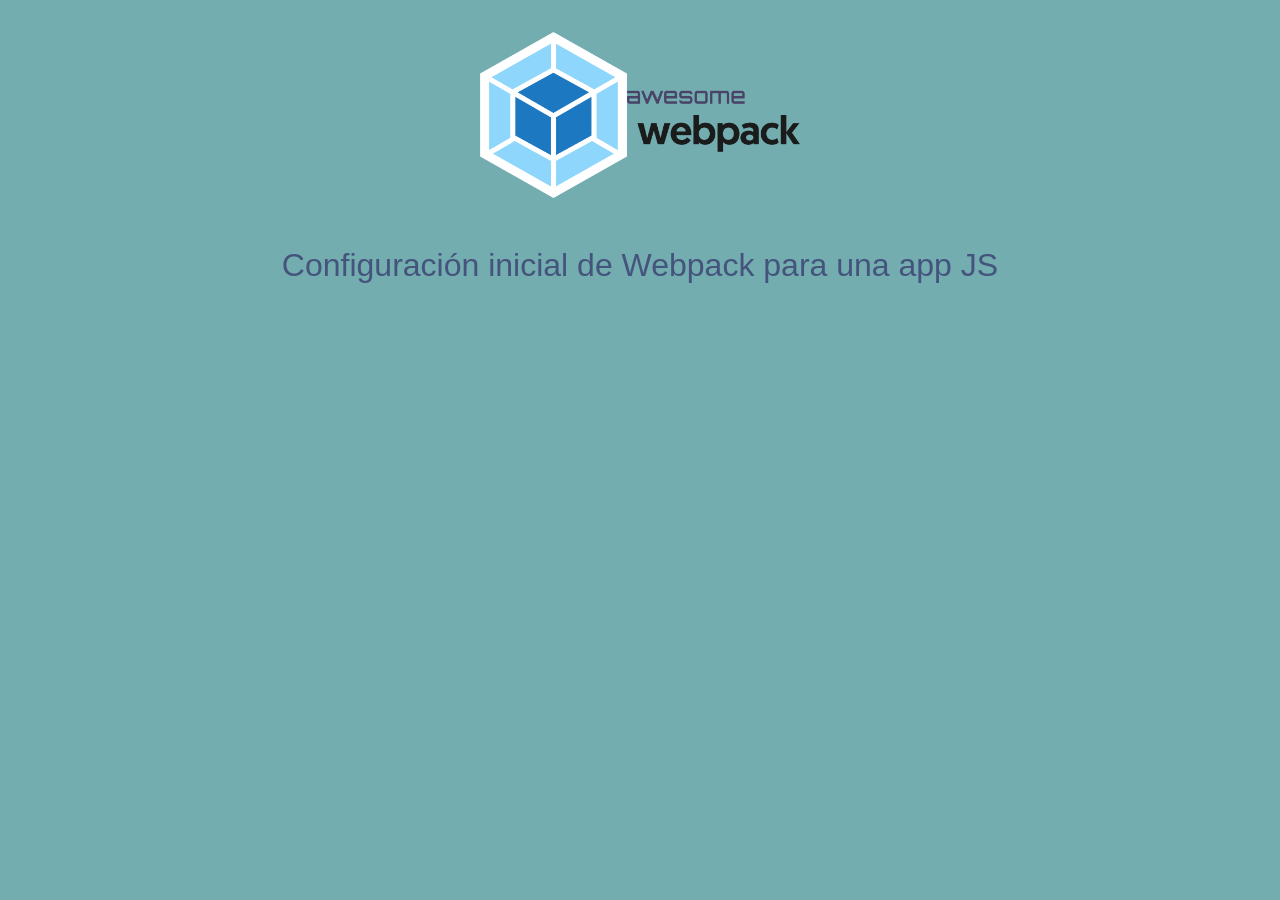
<file: docs/index.html>
<!doctype html><html lang="en"><head><meta charset="UTF-8"><meta name="viewport" content="width=device-width,initial-scale=1"><link rel="stylesheet" href="https://stackpath.bootstrapcdn.com/bootstrap/4.4.1/css/bootstrap.min.css" integrity="sha384-Vkoo8x4CGsO3+Hhxv8T/Q5PaXtkKtu6ug5TOeNV6gBiFeWPGFN9MuhOf23Q9Ifjh" crossorigin="anonymous"><title>Webpack</title><link href="main.929b743a983a9811aa93.css" rel="stylesheet"></head><body><div class="img-container"><img src="./assets/awesome-webpack.png" alt="webpack logo"></div><script src="main.32745968a53214aedf45.js"></script></body></html>
</file>
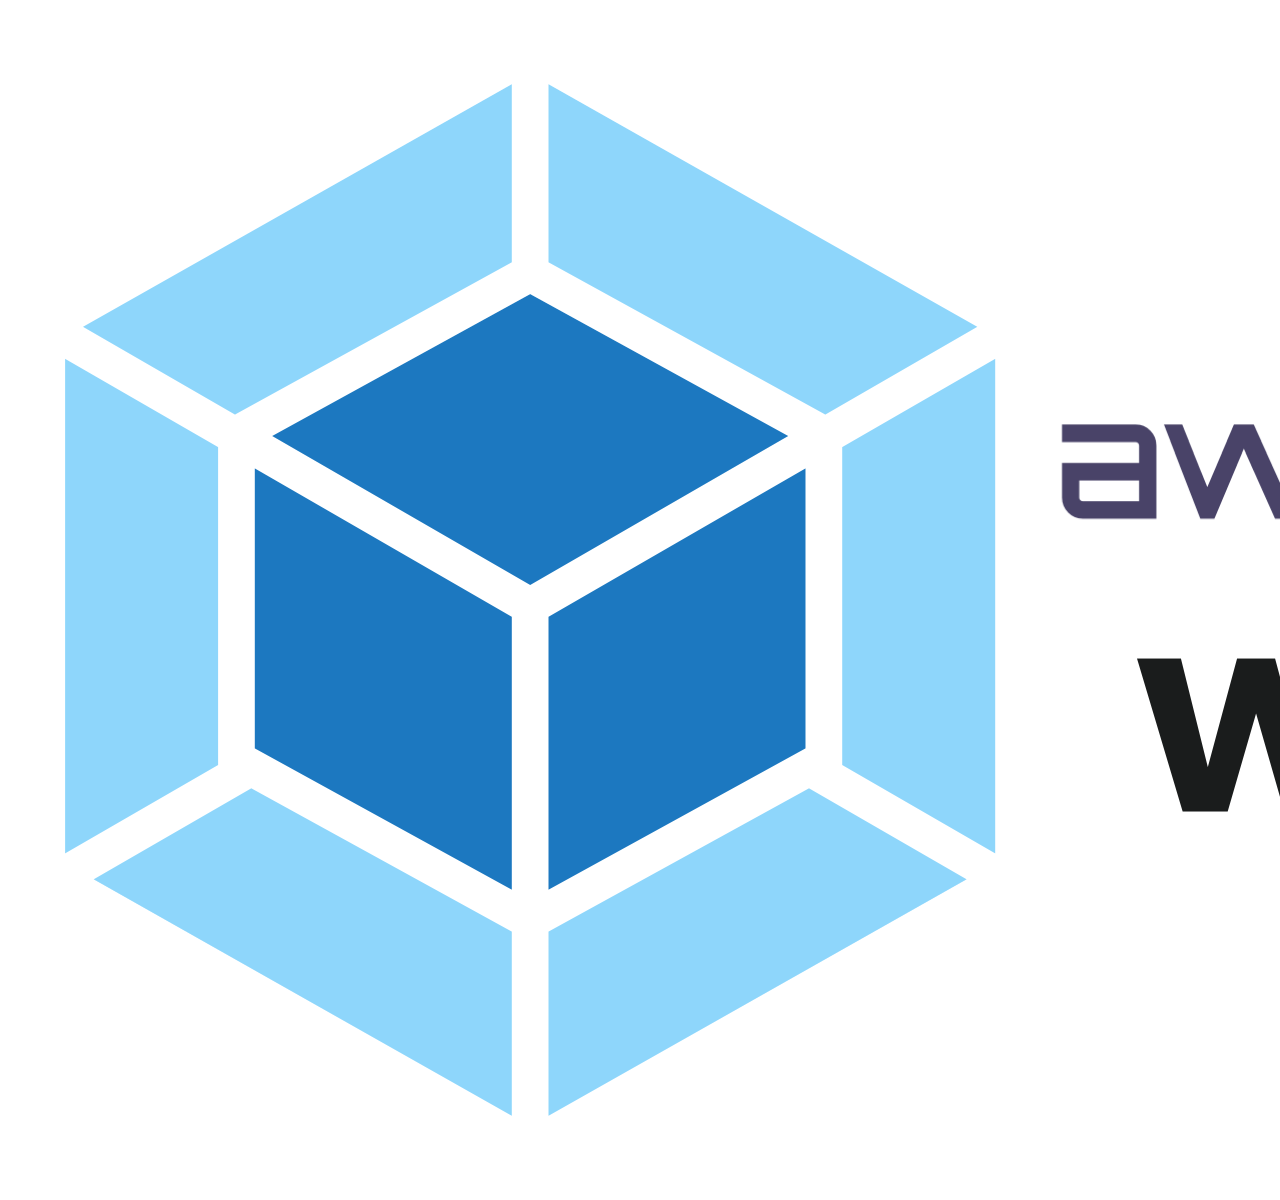
<file: src/index.html>
<!DOCTYPE html>
<html lang="en">
<head>
    <meta charset="UTF-8">
    <meta name="viewport" content="width=device-width, initial-scale=1.0">
    <link rel="stylesheet" href="https://stackpath.bootstrapcdn.com/bootstrap/4.4.1/css/bootstrap.min.css" integrity="sha384-Vkoo8x4CGsO3+Hhxv8T/Q5PaXtkKtu6ug5TOeNV6gBiFeWPGFN9MuhOf23Q9Ifjh" crossorigin="anonymous">
    <title>Webpack</title>
</head>
<body>

<div class="img-container">
    <img src="./assets/awesome-webpack.png" alt="webpack logo">
</div>

</body>
</html>
</file>
<file: docs/main.929b743a983a9811aa93.css>
body,html{background-color:#73adaf}img{width:20rem}.img-container{text-align:center;margin-top:2rem;margin-bottom:3rem}
</file>
